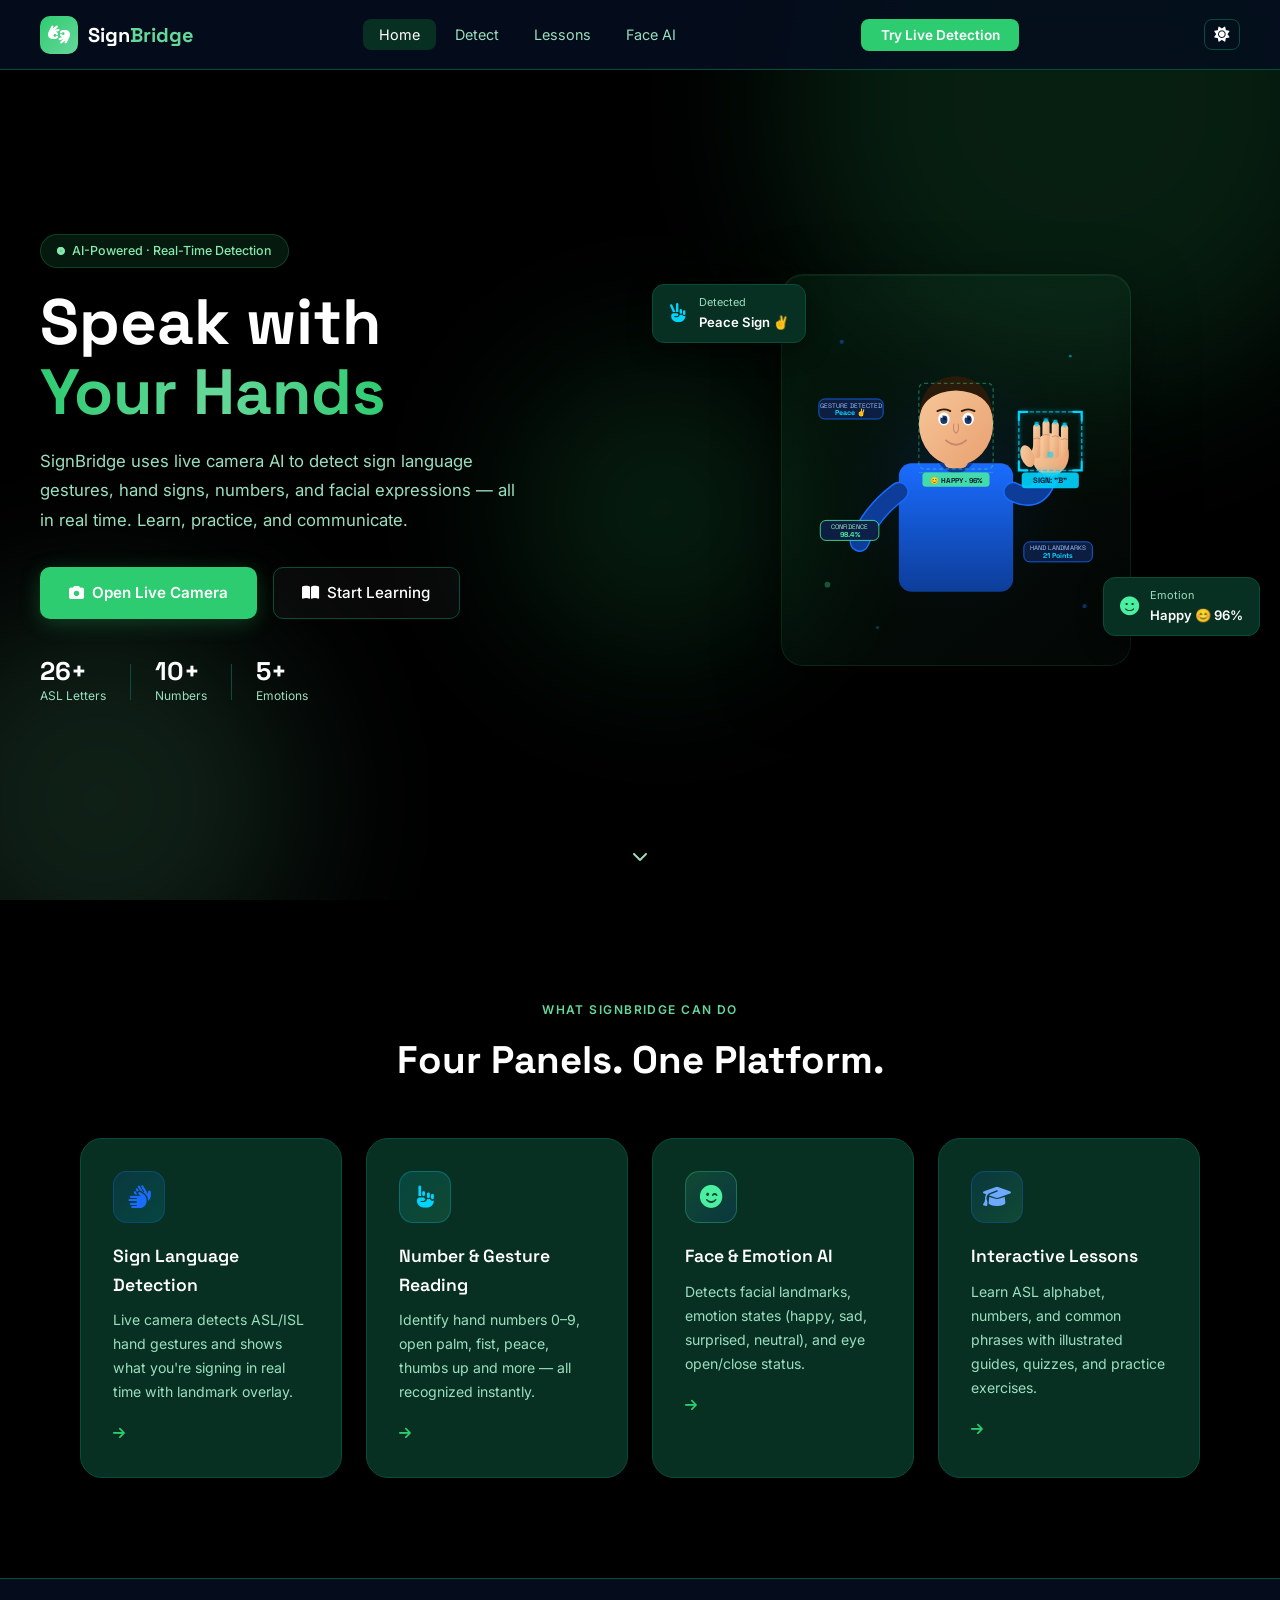
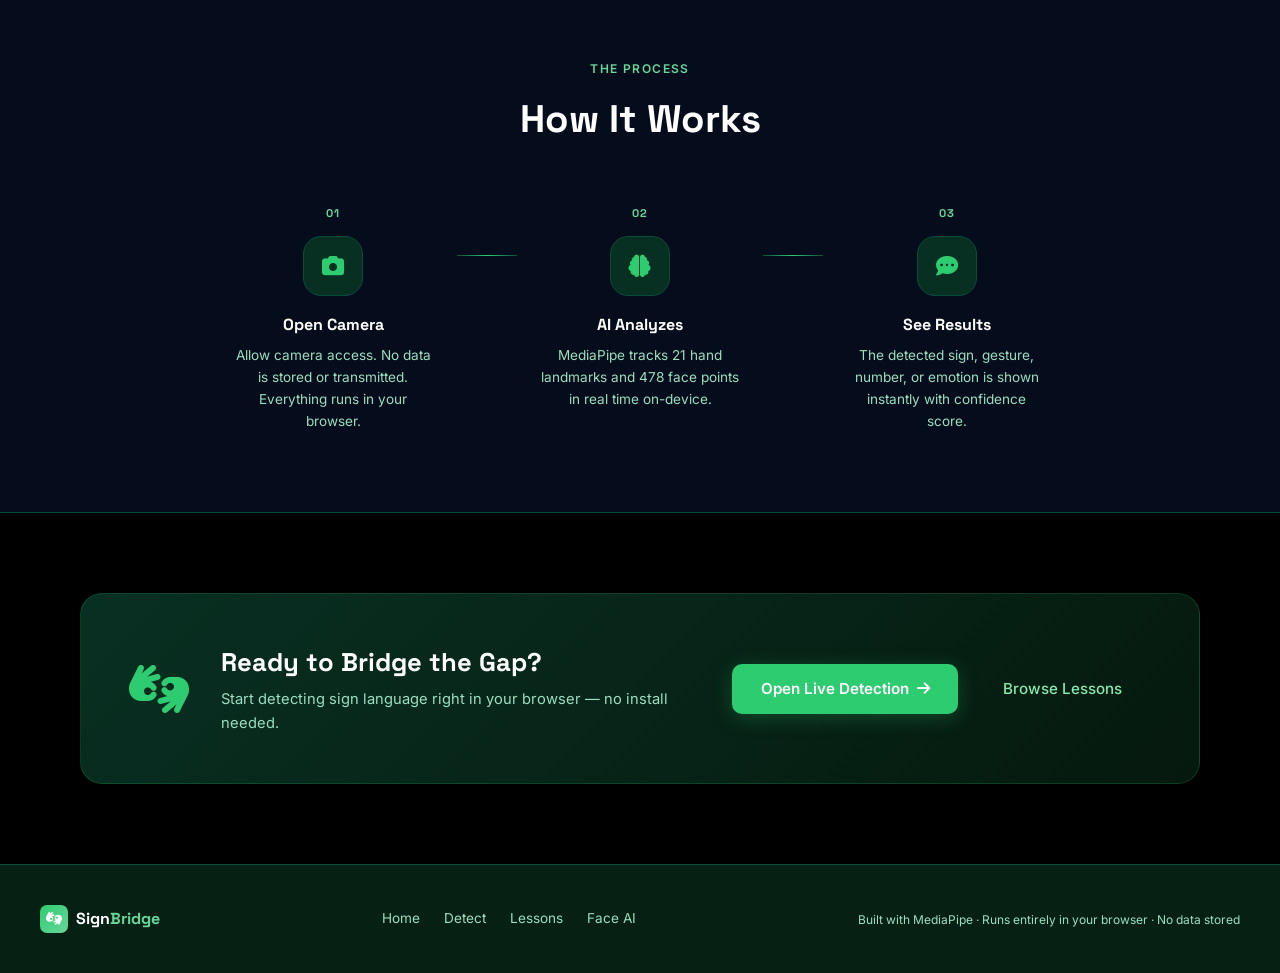
<file: index.html>
<!DOCTYPE html>
<html lang="en">
<head>
  <meta charset="UTF-8" />
  <meta name="viewport" content="width=device-width, initial-scale=1.0"/>
  <title>SignBridge — Sign Language Learning & Detection</title>
  <link rel="stylesheet" href="main.css" />
  <link href="https://fonts.googleapis.com/css2?family=Space+Grotesk:wght@300;400;500;600;700&family=Inter:wght@300;400;500&display=swap" rel="stylesheet"/>
  <link rel="stylesheet" href="https://cdnjs.cloudflare.com/ajax/libs/font-awesome/6.5.0/css/all.min.css"/>
</head>
<body>

<!-- NAV -->
<nav class="navbar" id="navbar">
  <div class="nav-brand">
    <div class="brand-icon"><i class="fa-solid fa-hands-asl-interpreting"></i></div>
    <span class="brand-name">Sign<span class="accent">Bridge</span></span>
  </div>
  <ul class="nav-links">
    <li><a href="index.html" class="active">Home</a></li>
    <li><a href="detect.html">Detect</a></li>
    <li><a href="lessons.html">Lessons</a></li>
    <li><a href="face.html">Face AI</a></li>
  </ul>
  <div class="nav-cta">
    <a href="detect.html" class="btn-nav">Try Live Detection</a>
  </div>
  <button class="hamburger" id="hamburger"><i class="fa-solid fa-bars"></i></button>
</nav>

<!-- HERO -->
<section class="hero">
  <div class="hero-bg-shapes">
    <div class="shape shape-1"></div>
    <div class="shape shape-2"></div>
    <div class="shape shape-3"></div>
  </div>
  <div class="hero-content">
    <div class="hero-text">
      <div class="hero-badge"><i class="fa-solid fa-circle-dot pulse-dot"></i> AI-Powered · Real-Time Detection</div>
      <h1 class="hero-title">
        Speak with<br/>
        <span class="title-gradient">Your Hands</span>
      </h1>
      <p class="hero-subtitle">
        SignBridge uses live camera AI to detect sign language gestures, hand signs, numbers, and facial expressions — all in real time. Learn, practice, and communicate.
      </p>
      <div class="hero-btns">
        <a href="detect.html" class="btn-primary"><i class="fa-solid fa-camera"></i> Open Live Camera</a>
        <a href="lessons.html" class="btn-secondary"><i class="fa-solid fa-book-open"></i> Start Learning</a>
      </div>
      <div class="hero-stats">
        <div class="stat"><span class="stat-num">26+</span><span class="stat-label">ASL Letters</span></div>
        <div class="stat-div"></div>
        <div class="stat"><span class="stat-num">10+</span><span class="stat-label">Numbers</span></div>
        <div class="stat-div"></div>
        <div class="stat"><span class="stat-num">5+</span><span class="stat-label">Emotions</span></div>
      </div>
    </div>
    <div class="hero-visual">
      <div class="hero-img-wrap">
        <!-- SVG Illustration: Person signing with AI overlay -->
        <svg viewBox="0 0 420 480" xmlns="http://www.w3.org/2000/svg" class="hero-svg">
          <defs>
            <radialGradient id="bgGlow" cx="50%" cy="50%" r="50%">
              <stop offset="0%" stop-color="#1a6cff" stop-opacity="0.18"/>
              <stop offset="100%" stop-color="#0a1628" stop-opacity="0"/>
            </radialGradient>
            <linearGradient id="skinGrad" x1="0" y1="0" x2="1" y2="1">
              <stop offset="0%" stop-color="#f8c89a"/>
              <stop offset="100%" stop-color="#e8a070"/>
            </linearGradient>
            <linearGradient id="shirtGrad" x1="0" y1="0" x2="0" y2="1">
              <stop offset="0%" stop-color="#1a6cff"/>
              <stop offset="100%" stop-color="#0d3d99"/>
            </linearGradient>
            <linearGradient id="handGrad" x1="0" y1="0" x2="1" y2="1">
              <stop offset="0%" stop-color="#f9d4a8"/>
              <stop offset="100%" stop-color="#e8a070"/>
            </linearGradient>
            <filter id="glow">
              <feGaussianBlur stdDeviation="3" result="blur"/>
              <feMerge><feMergeNode in="blur"/><feMergeNode in="SourceGraphic"/></feMerge>
            </filter>
          </defs>

          <!-- Background glow -->
          <ellipse cx="210" cy="260" rx="190" ry="210" fill="url(#bgGlow)"/>

          <!-- Person body -->
          <rect x="130" y="230" width="160" height="180" rx="18" fill="url(#shirtGrad)"/>
          <!-- Collar -->
          <path d="M185 230 Q210 260 235 230" fill="#0d3d99" stroke="#1a6cff" stroke-width="1.5"/>

          <!-- Neck -->
          <rect x="193" y="195" width="34" height="42" rx="10" fill="url(#skinGrad)"/>

          <!-- Head -->
          <ellipse cx="210" cy="175" rx="52" ry="58" fill="url(#skinGrad)"/>

          <!-- Hair -->
          <path d="M158 165 Q162 110 210 108 Q258 110 262 165 Q255 130 210 128 Q165 130 158 165Z" fill="#2a1a0a"/>

          <!-- Eyes -->
          <ellipse cx="193" cy="168" rx="8" ry="9" fill="white"/>
          <ellipse cx="193" cy="169" rx="5" ry="6" fill="#1a3a6c"/>
          <ellipse cx="194" cy="168" rx="2" ry="2" fill="#0d1a2e"/>
          <ellipse cx="227" cy="168" rx="8" ry="9" fill="white"/>
          <ellipse cx="227" cy="169" rx="5" ry="6" fill="#1a3a6c"/>
          <ellipse cx="228" cy="168" rx="2" ry="2" fill="#0d1a2e"/>
          <!-- Eye shine -->
          <circle cx="190" cy="165" r="1.5" fill="white" opacity="0.9"/>
          <circle cx="224" cy="165" r="1.5" fill="white" opacity="0.9"/>

          <!-- Eyebrows -->
          <path d="M184 157 Q193 152 202 157" stroke="#2a1a0a" stroke-width="2.5" fill="none" stroke-linecap="round"/>
          <path d="M218 157 Q227 152 236 157" stroke="#2a1a0a" stroke-width="2.5" fill="none" stroke-linecap="round"/>

          <!-- Nose -->
          <path d="M207 175 Q205 185 210 188 Q215 185 213 175" stroke="#c8856a" stroke-width="1.5" fill="none" stroke-linecap="round"/>

          <!-- Smile -->
          <path d="M196 198 Q210 210 224 198" stroke="#c8856a" stroke-width="2.5" fill="none" stroke-linecap="round"/>

          <!-- Left arm -->
          <path d="M130 270 Q90 300 75 340" stroke="#1a6cff" stroke-width="28" stroke-linecap="round" fill="none"/>
          <path d="M130 270 Q90 300 75 340" stroke="#0d3d99" stroke-width="24" stroke-linecap="round" fill="none"/>

          <!-- RIGHT hand raised — ASL "B" shape (peace/open) -->
          <!-- Arm -->
          <path d="M290 270 Q330 290 340 240" stroke="#1a6cff" stroke-width="28" stroke-linecap="round" fill="none"/>
          <path d="M290 270 Q330 290 340 240" stroke="#0d3d99" stroke-width="24" stroke-linecap="round" fill="none"/>

          <!-- Hand palm -->
          <ellipse cx="342" cy="218" rx="26" ry="30" fill="url(#handGrad)"/>
          <!-- Fingers up (4 fingers) -->
          <rect x="318" y="175" width="10" height="48" rx="5" fill="url(#handGrad)"/>
          <rect x="331" y="170" width="10" height="53" rx="5" fill="url(#handGrad)"/>
          <rect x="344" y="172" width="10" height="51" rx="5" fill="url(#handGrad)"/>
          <rect x="357" y="176" width="10" height="45" rx="5" fill="url(#handGrad)"/>
          <!-- Thumb -->
          <ellipse cx="310" cy="220" rx="9" ry="16" fill="url(#handGrad)" transform="rotate(-20 310 220)"/>
          <!-- Knuckle lines -->
          <path d="M318 196 Q323 193 328 196" stroke="#c8856a" stroke-width="1" fill="none"/>
          <path d="M331 191 Q336 188 341 191" stroke="#c8856a" stroke-width="1" fill="none"/>
          <path d="M344 193 Q349 190 354 193" stroke="#c8856a" stroke-width="1" fill="none"/>
          <path d="M357 197 Q362 194 367 197" stroke="#c8856a" stroke-width="1" fill="none"/>

          <!-- AI detection box around hand -->
          <rect x="298" y="158" width="88" height="82" rx="6" fill="none" stroke="#00d4ff" stroke-width="2" stroke-dasharray="6 3" opacity="0.9" filter="url(#glow)">
            <animate attributeName="opacity" values="0.9;0.4;0.9" dur="2s" repeatCount="indefinite"/>
          </rect>
          <!-- Corner brackets -->
          <path d="M298 170 L298 158 L310 158" stroke="#00d4ff" stroke-width="3" fill="none" stroke-linecap="round"/>
          <path d="M374 158 L386 158 L386 170" stroke="#00d4ff" stroke-width="3" fill="none" stroke-linecap="round"/>
          <path d="M298 228 L298 240 L310 240" stroke="#00d4ff" stroke-width="3" fill="none" stroke-linecap="round"/>
          <path d="M374 240 L386 240 L386 228" stroke="#00d4ff" stroke-width="3" fill="none" stroke-linecap="round"/>

          <!-- Detection label -->
          <rect x="302" y="243" width="80" height="22" rx="5" fill="#00d4ff" opacity="0.9"/>
          <text x="342" y="258" text-anchor="middle" font-family="Space Grotesk" font-size="11" font-weight="700" fill="#0a1628">SIGN: "B"</text>

          <!-- Skeleton dots on hand -->
          <circle cx="323" cy="175" r="3" fill="#00d4ff" opacity="0.8" filter="url(#glow)"/>
          <circle cx="336" cy="170" r="3" fill="#00d4ff" opacity="0.8" filter="url(#glow)"/>
          <circle cx="349" cy="172" r="3" fill="#00d4ff" opacity="0.8" filter="url(#glow)"/>
          <circle cx="362" cy="176" r="3" fill="#00d4ff" opacity="0.8" filter="url(#glow)"/>
          <circle cx="342" cy="218" r="4" fill="#00d4ff" opacity="0.6" filter="url(#glow)"/>

          <!-- Face detection box -->
          <rect x="158" y="118" width="104" height="120" rx="8" fill="none" stroke="#4af0a0" stroke-width="1.8" stroke-dasharray="5 4" opacity="0.7">
            <animate attributeName="opacity" values="0.7;0.3;0.7" dur="3s" repeatCount="indefinite"/>
          </rect>
          <rect x="163" y="243" width="94" height="20" rx="5" fill="#4af0a0" opacity="0.85"/>
          <text x="210" y="257" text-anchor="middle" font-family="Space Grotesk" font-size="10" font-weight="700" fill="#0a1628">😊 HAPPY · 96%</text>

          <!-- Floating data chips -->
          <rect x="18" y="140" width="90" height="28" rx="8" fill="#0d1f45" stroke="#1a6cff" stroke-width="1.2" opacity="0.95"/>
          <text x="63" y="152" text-anchor="middle" font-family="Space Grotesk" font-size="9" fill="#a0c4ff">GESTURE DETECTED</text>
          <text x="63" y="163" text-anchor="middle" font-family="Space Grotesk" font-size="10" font-weight="700" fill="#00d4ff">Peace ✌️</text>

          <rect x="20" y="310" width="82" height="28" rx="8" fill="#0d1f45" stroke="#4af0a0" stroke-width="1.2" opacity="0.95"/>
          <text x="61" y="322" text-anchor="middle" font-family="Space Grotesk" font-size="9" fill="#a0f0c4">CONFIDENCE</text>
          <text x="61" y="333" text-anchor="middle" font-family="Space Grotesk" font-size="10" font-weight="700" fill="#4af0a0">98.4%</text>

          <rect x="305" y="340" width="96" height="28" rx="8" fill="#0d1f45" stroke="#1a6cff" stroke-width="1.2" opacity="0.95"/>
          <text x="353" y="352" text-anchor="middle" font-family="Space Grotesk" font-size="9" fill="#a0c4ff">HAND LANDMARKS</text>
          <text x="353" y="363" text-anchor="middle" font-family="Space Grotesk" font-size="10" font-weight="700" fill="#00d4ff">21 Points</text>

          <!-- Scanning line animation -->
          <line x1="158" y1="178" x2="262" y2="178" stroke="#4af0a0" stroke-width="1.5" opacity="0.5">
            <animateTransform attributeName="transform" type="translate" from="0 -60" to="0 120" dur="2.5s" repeatCount="indefinite"/>
            <animate attributeName="opacity" values="0.5;0.1;0.5" dur="2.5s" repeatCount="indefinite"/>
          </line>

          <!-- Particle dots bg -->
          <circle cx="50" cy="60" r="3" fill="#1a6cff" opacity="0.4"/>
          <circle cx="370" cy="80" r="2" fill="#00d4ff" opacity="0.5"/>
          <circle cx="30" cy="400" r="4" fill="#4af0a0" opacity="0.3"/>
          <circle cx="390" cy="430" r="3" fill="#1a6cff" opacity="0.4"/>
          <circle cx="100" cy="460" r="2" fill="#00d4ff" opacity="0.3"/>
        </svg>
      </div>
      <!-- Floating cards -->
      <div class="float-card card-top">
        <i class="fa-solid fa-hand-peace" style="color:#00d4ff"></i>
        <div>
          <div class="fc-label">Detected</div>
          <div class="fc-value">Peace Sign ✌️</div>
        </div>
      </div>
      <div class="float-card card-bottom">
        <i class="fa-solid fa-face-smile" style="color:#4af0a0"></i>
        <div>
          <div class="fc-label">Emotion</div>
          <div class="fc-value">Happy 😊 96%</div>
        </div>
      </div>
    </div>
  </div>
  <div class="scroll-hint"><i class="fa-solid fa-chevron-down"></i></div>
</section>

<!-- FEATURES -->
<section class="features" id="features">
  <div class="section-label">What SignBridge Can Do</div>
  <h2 class="section-title">Four Panels. One Platform.</h2>
  <div class="features-grid">
    <a href="detect.html" class="feature-card">
      <div class="fc-icon" style="background:linear-gradient(135deg,#1a6cff22,#00d4ff22);border-color:#1a6cff44">
        <i class="fa-solid fa-hands" style="color:#1a6cff"></i>
      </div>
      <h3>Sign Language Detection</h3>
      <p>Live camera detects ASL/ISL hand gestures and shows what you're signing in real time with landmark overlay.</p>
      <div class="card-arrow"><i class="fa-solid fa-arrow-right"></i></div>
    </a>
    <a href="detect.html#numbers" class="feature-card">
      <div class="fc-icon" style="background:linear-gradient(135deg,#00d4ff22,#4af0a022);border-color:#00d4ff44">
        <i class="fa-solid fa-hand-point-up" style="color:#00d4ff"></i>
      </div>
      <h3>Number & Gesture Reading</h3>
      <p>Identify hand numbers 0–9, open palm, fist, peace, thumbs up and more — all recognized instantly.</p>
      <div class="card-arrow"><i class="fa-solid fa-arrow-right"></i></div>
    </a>
    <a href="face.html" class="feature-card">
      <div class="fc-icon" style="background:linear-gradient(135deg,#4af0a022,#1a6cff22);border-color:#4af0a044">
        <i class="fa-solid fa-face-smile-wink" style="color:#4af0a0"></i>
      </div>
      <h3>Face & Emotion AI</h3>
      <p>Detects facial landmarks, emotion states (happy, sad, surprised, neutral), and eye open/close status.</p>
      <div class="card-arrow"><i class="fa-solid fa-arrow-right"></i></div>
    </a>
    <a href="lessons.html" class="feature-card">
      <div class="fc-icon" style="background:linear-gradient(135deg,#1a6cff22,#4af0a022);border-color:#1a6cff44">
        <i class="fa-solid fa-graduation-cap" style="color:#6fa8ff"></i>
      </div>
      <h3>Interactive Lessons</h3>
      <p>Learn ASL alphabet, numbers, and common phrases with illustrated guides, quizzes, and practice exercises.</p>
      <div class="card-arrow"><i class="fa-solid fa-arrow-right"></i></div>
    </a>
  </div>
</section>

<!-- HOW IT WORKS -->
<section class="how-it-works">
  <div class="section-label">The Process</div>
  <h2 class="section-title">How It Works</h2>
  <div class="steps">
    <div class="step">
      <div class="step-num">01</div>
      <div class="step-icon"><i class="fa-solid fa-camera"></i></div>
      <h4>Open Camera</h4>
      <p>Allow camera access. No data is stored or transmitted. Everything runs in your browser.</p>
    </div>
    <div class="step-line"></div>
    <div class="step">
      <div class="step-num">02</div>
      <div class="step-icon"><i class="fa-solid fa-brain"></i></div>
      <h4>AI Analyzes</h4>
      <p>MediaPipe tracks 21 hand landmarks and 478 face points in real time on-device.</p>
    </div>
    <div class="step-line"></div>
    <div class="step">
      <div class="step-num">03</div>
      <div class="step-icon"><i class="fa-solid fa-comment-dots"></i></div>
      <h4>See Results</h4>
      <p>The detected sign, gesture, number, or emotion is shown instantly with confidence score.</p>
    </div>
  </div>
</section>

<!-- CTA BANNER -->
<section class="cta-banner">
  <div class="cta-content">
    <i class="fa-solid fa-hands-asl-interpreting cta-icon"></i>
    <div>
      <h2>Ready to Bridge the Gap?</h2>
      <p>Start detecting sign language right in your browser — no install needed.</p>
    </div>
    <div class="cta-actions">
      <a href="detect.html" class="btn-primary">Open Live Detection <i class="fa-solid fa-arrow-right"></i></a>
      <a href="lessons.html" class="btn-ghost">Browse Lessons</a>
    </div>
  </div>
</section>

<!-- FOOTER -->
<footer class="footer">
  <div class="footer-brand">
    <div class="brand-icon small"><i class="fa-solid fa-hands-asl-interpreting"></i></div>
    <span>Sign<span class="accent">Bridge</span></span>
  </div>
  <div class="footer-links">
    <a href="index.html">Home</a>
    <a href="detect.html">Detect</a>
    <a href="lessons.html">Lessons</a>
    <a href="face.html">Face AI</a>
  </div>
  <p class="footer-note">Built with MediaPipe · Runs entirely in your browser · No data stored</p>
</footer>

<script src="main.js"></script>
</body>
</html>
</file>
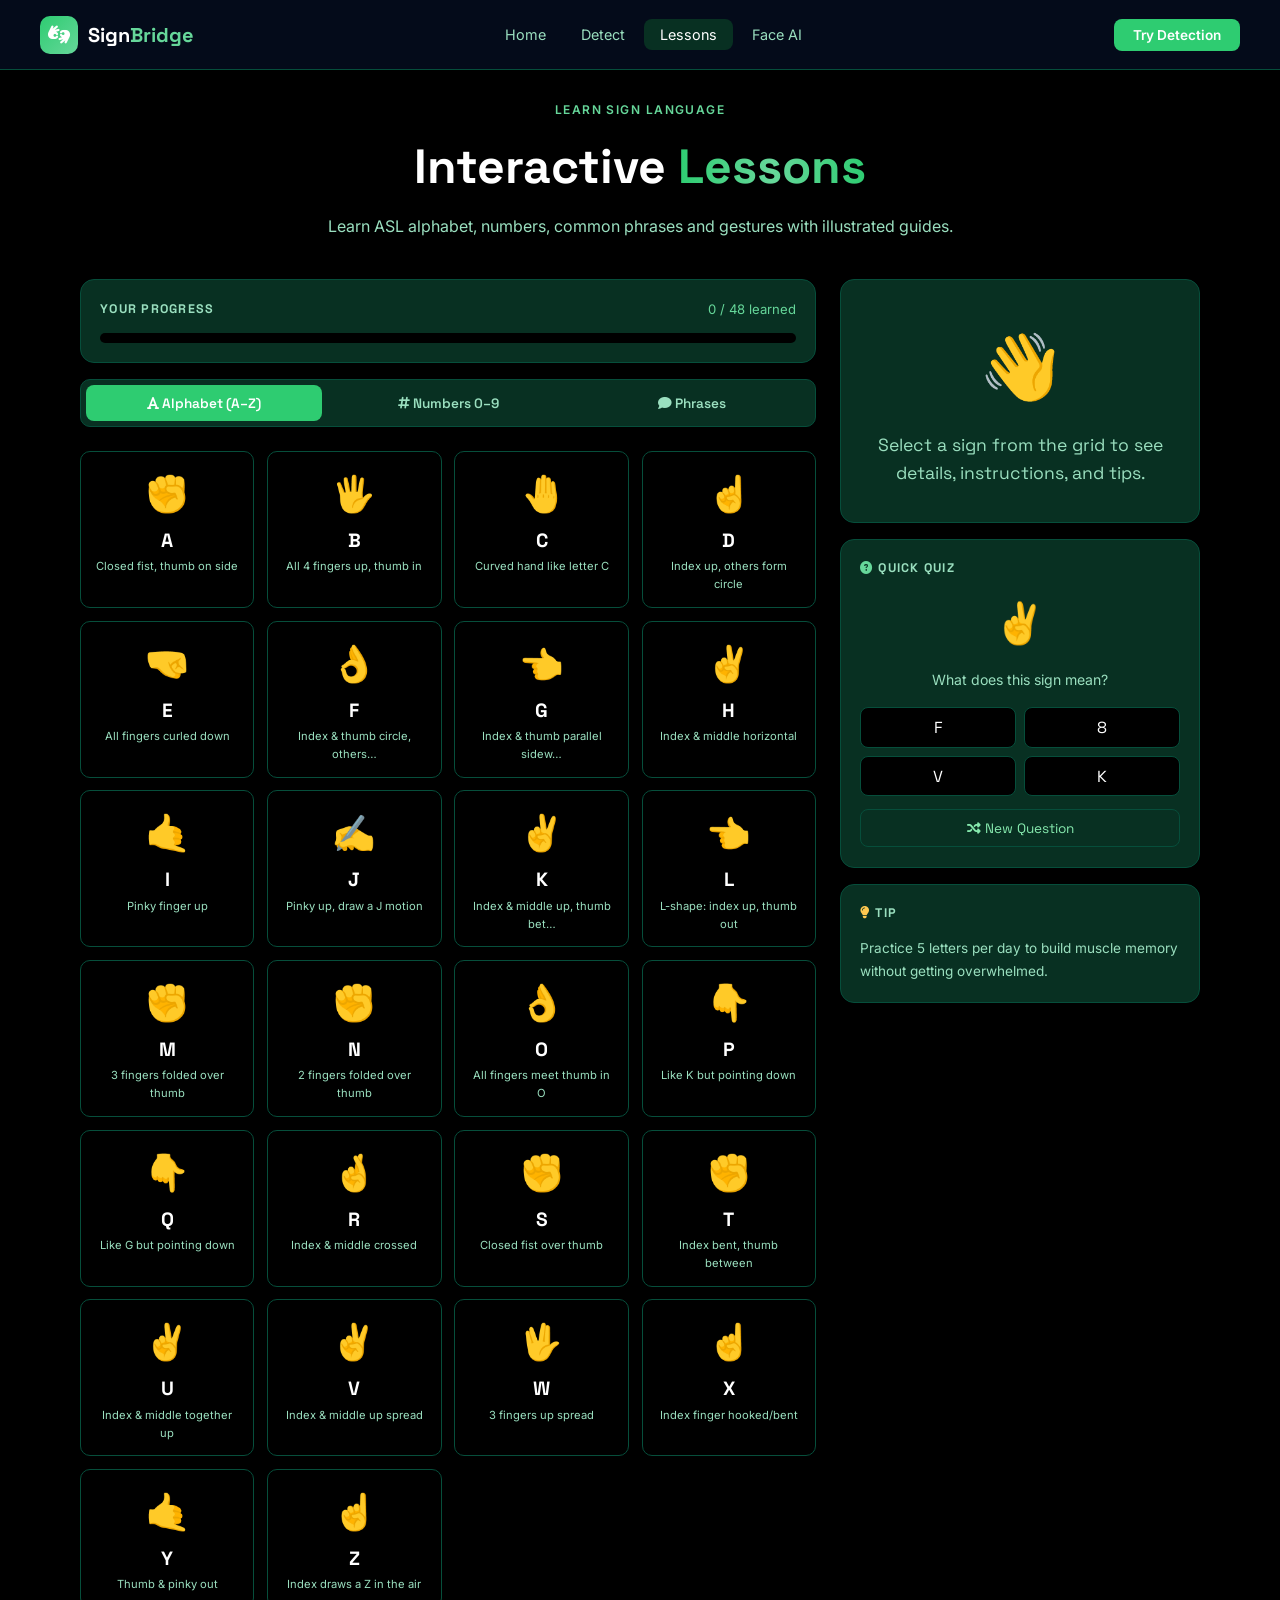
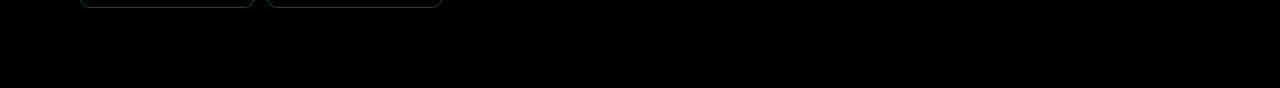
<file: lessons.html>
<!DOCTYPE html>
<html lang="en">
<head>
  <meta charset="UTF-8"/>
  <meta name="viewport" content="width=device-width, initial-scale=1.0"/>
  <title>SignBridge — Lessons</title>
  <link rel="stylesheet" href="main.css"/>
  <link href="https://fonts.googleapis.com/css2?family=Space+Grotesk:wght@300;400;500;600;700&family=Inter:wght@300;400;500&display=swap" rel="stylesheet"/>
  <link rel="stylesheet" href="https://cdnjs.cloudflare.com/ajax/libs/font-awesome/6.5.0/css/all.min.css"/>
</head>
<body>

<nav class="navbar" id="navbar">
  <div class="nav-brand">
    <div class="brand-icon"><i class="fa-solid fa-hands-asl-interpreting"></i></div>
    <span class="brand-name">Sign<span class="accent">Bridge</span></span>
  </div>
  <ul class="nav-links">
    <li><a href="index.html">Home</a></li>
    <li><a href="detect.html">Detect</a></li>
    <li><a href="lessons.html" class="active">Lessons</a></li>
    <li><a href="face.html">Face AI</a></li>
  </ul>
  <div class="nav-cta"><a href="detect.html" class="btn-nav">Try Detection</a></div>
  <button class="hamburger" id="hamburger"><i class="fa-solid fa-bars"></i></button>
</nav>

<div class="page-header">
  <div class="section-label">Learn Sign Language</div>
  <h1>Interactive <span class="title-gradient">Lessons</span></h1>
  <p>Learn ASL alphabet, numbers, common phrases and gestures with illustrated guides.</p>
</div>

<div style="max-width:1200px;margin:0 auto;padding:0 2.5rem 80px;display:grid;grid-template-columns:1fr 360px;gap:1.5rem" id="lessonsLayout">

  <!-- LEFT: Lesson content -->
  <div>
    <!-- Progress -->
    <div class="info-card" style="margin-bottom:1rem">
      <div style="display:flex;justify-content:space-between;align-items:center;margin-bottom:0.8rem">
        <h4 style="margin:0">Your Progress</h4>
        <span id="progressText" style="font-size:0.82rem;color:var(--cyan)">0 / 36 learned</span>
      </div>
      <div class="conf-bar" style="height:10px;border-radius:5px">
        <div class="conf-fill" id="progressFill" style="width:0%;height:100%"></div>
      </div>
    </div>

    <!-- Tabs -->
    <div class="tabs">
      <button class="tab active" id="tabAlpha" onclick="switchTab('alpha')">
        <i class="fa-solid fa-font"></i> Alphabet (A–Z)
      </button>
      <button class="tab" id="tabNumbers" onclick="switchTab('numbers')">
        <i class="fa-solid fa-hashtag"></i> Numbers 0–9
      </button>
      <button class="tab" id="tabPhrases" onclick="switchTab('phrases')">
        <i class="fa-solid fa-comment"></i> Phrases
      </button>
    </div>

    <!-- Sign Grid -->
    <div class="lessons-grid" id="signGrid"></div>
  </div>

  <!-- RIGHT: Detail panel -->
  <div>
    <div class="info-card" id="detailCard" style="position:sticky;top:90px">
      <div id="detailContent" style="text-align:center;padding:1rem">
        <div style="font-size:4rem;margin-bottom:0.8rem">👋</div>
        <div style="font-family:var(--font-head);font-size:1.1rem;color:var(--text-muted)">
          Select a sign from the grid to see details, instructions, and tips.
        </div>
      </div>
    </div>

    <!-- Quiz Card -->
    <div class="info-card" style="margin-top:1rem" id="quizCard">
      <h4><i class="fa-solid fa-circle-question" style="color:var(--cyan);margin-right:5px"></i>Quick Quiz</h4>
      <div id="quizContent" style="margin-top:0.8rem;text-align:center">
        <div id="quizQuestion" style="font-family:var(--font-head);font-size:2.5rem;margin-bottom:0.8rem">?</div>
        <div id="quizPrompt" style="font-size:0.88rem;color:var(--text-muted);margin-bottom:1rem">
          Which letter is this sign?
        </div>
        <div id="quizOptions" style="display:grid;grid-template-columns:1fr 1fr;gap:0.5rem"></div>
        <button onclick="newQuiz()" style="margin-top:0.8rem;width:100%;padding:0.6rem;border-radius:8px;border:1px solid var(--border);background:none;color:var(--blue-light);font-family:var(--font-head);cursor:pointer;font-size:0.85rem;transition:all 0.2s" onmouseover="this.style.borderColor='var(--blue-bright)'" onmouseout="this.style.borderColor='var(--border)'">
          <i class="fa-solid fa-shuffle"></i> New Question
        </button>
      </div>
    </div>

    <div class="info-card" style="margin-top:1rem">
      <h4><i class="fa-solid fa-lightbulb" style="color:#ffc850;margin-right:5px"></i>Tip</h4>
      <p id="dailyTip" style="font-size:0.85rem;color:var(--text-muted);line-height:1.7;margin-top:0.5rem"></p>
    </div>
  </div>
</div>

<script src="lessons.js"></script>
</body>
</html>
</file>
<file: main.css>
/* === SIGNBRIDGE MAIN CSS === */
@import url('https://fonts.googleapis.com/css2?family=Space+Grotesk:wght@300;400;500;600;700&family=Inter:wght@300;400;500&display=swap');

:root {
  --bg-deep:    #000000; /* black base */
  --bg-dark:    #062014; /* dark green */
  --bg-panel:   #083022; /* panel dark green */
  --bg-card:    #0a2b20; /* card dark */
  --blue-bright:#2ecc71; /* primary green (kept var name for compat) */
  --blue-light: #86e9ae; /* light green */
  --cyan:       #66d79a; /* soft green */
  --green:      #2ecc71; /* main green */
  --white:      #ffffff;
  --text-muted: #9adfbf;
  --border:     #064e3b; /* dark green border */
  --font-head:  'Space Grotesk', sans-serif;
  --font-body:  'Inter', sans-serif;
  --radius:     14px;
  --radius-lg:  22px;
}

/* Light theme overrides: applied when documentElement has class .theme-light */
.theme-light {
  --bg-deep:    #ffffff; /* page background becomes white */
  --bg-dark:    #e6f7ef; /* light green hint */
  --bg-panel:   #f6fff8; /* panels */
  --bg-card:    #f0fff3;
  --blue-bright:#16a34a; /* darker green accent on light */
  --blue-light: #4ade80; /* light green */
  --cyan:       #10b981;
  --green:      #16a34a;
  --white:      #0b0b0b; /* text color on light theme */
  --text-muted: #376b58;
  --border:     #d1f5e0;
}

/* Theme toggle button */
.theme-toggle {
  border: 1px solid var(--border);
  background: transparent;
  color: var(--white);
  padding: 0.45rem 0.6rem;
  border-radius: 8px;
  cursor: pointer;
  font-size: 0.95rem;
  display: inline-flex; align-items: center; justify-content: center;
}
.theme-toggle:hover { background: rgba(255,255,255,0.03); }


*, *::before, *::after { box-sizing: border-box; margin: 0; padding: 0; }

html { scroll-behavior: smooth; }

body {
  background: var(--bg-deep);
  color: var(--white);
  font-family: var(--font-body);
  line-height: 1.6;
  overflow-x: hidden;
}

a { text-decoration: none; color: inherit; }
ul { list-style: none; }

/* ── SCROLLBAR ── */
::-webkit-scrollbar { width: 6px; }
::-webkit-scrollbar-track { background: var(--bg-dark); }
::-webkit-scrollbar-thumb { background: var(--blue-bright); border-radius: 3px; }

/* ── NAVBAR ── */
.navbar {
  position: fixed; top: 0; left: 0; right: 0; z-index: 100;
  display: flex; align-items: center; justify-content: space-between;
  padding: 0 2.5rem;
  height: 70px;
  background: rgba(5, 13, 31, 0.85);
  backdrop-filter: blur(16px);
  border-bottom: 1px solid var(--border);
  transition: background 0.3s;
}
.navbar.scrolled { background: rgba(5,13,31,0.97); }

.nav-brand {
  display: flex; align-items: center; gap: 0.6rem;
  font-family: var(--font-head); font-size: 1.25rem; font-weight: 700;
}
.brand-icon {
  width: 38px; height: 38px; border-radius: 10px;
  background: linear-gradient(135deg, var(--blue-bright), var(--cyan));
  display: flex; align-items: center; justify-content: center;
  font-size: 1.1rem; color: #fff;
}
.brand-icon.small { width: 28px; height: 28px; border-radius: 7px; font-size: 0.8rem; }
.accent { color: var(--cyan); }

.nav-links {
  display: flex; gap: 0.2rem;
}
.nav-links a {
  padding: 0.45rem 1rem; border-radius: 8px;
  font-size: 0.9rem; color: var(--text-muted);
  transition: all 0.2s;
}
.nav-links a:hover, .nav-links a.active {
  color: var(--white); background: var(--bg-panel);
}

.btn-nav {
  padding: 0.5rem 1.2rem; border-radius: 8px;
  background: var(--blue-bright); color: #fff;
  font-size: 0.85rem; font-weight: 600;
  transition: all 0.2s;
}
.btn-nav:hover { background: var(--cyan); color: var(--bg-deep); }

.hamburger {
  display: none; background: none; border: none;
  color: var(--white); font-size: 1.3rem; cursor: pointer;
}

/* ── HERO ── */
.hero {
  min-height: 100vh;
  padding: 100px 2.5rem 60px;
  display: flex; align-items: center;
  position: relative; overflow: hidden;
}

.hero-bg-shapes {
  position: absolute; inset: 0; z-index: 0; pointer-events: none;
}
.shape {
  position: absolute; border-radius: 50%; filter: blur(80px); opacity: 0.15;
}
.shape-1 { width: 600px; height: 600px; background: var(--blue-bright); top: -200px; right: -100px; }
.shape-2 { width: 400px; height: 400px; background: var(--cyan); bottom: -100px; left: -100px; }
.shape-3 { width: 300px; height: 300px; background: var(--green); top: 40%; left: 40%; }

.hero-content {
  max-width: 1200px; margin: 0 auto;
  display: grid; grid-template-columns: 1fr 1fr;
  gap: 4rem; align-items: center;
  position: relative; z-index: 1; width: 100%;
}

.hero-badge {
  display: inline-flex; align-items: center; gap: 0.5rem;
  padding: 0.35rem 1rem; border-radius: 50px;
    background: rgba(46, 204, 113, 0.12);
    border: 1px solid rgba(46, 204, 113, 0.22);
  font-size: 0.78rem; font-weight: 500; color: var(--blue-light);
  margin-bottom: 1.2rem;
}
.pulse-dot {
  width: 7px; height: 7px; border-radius: 50%;
  background: var(--cyan); animation: pulse 1.8s ease infinite;
  font-size: 0.5rem;
}
@keyframes pulse {
  0%,100% { opacity:1; transform:scale(1); }
  50% { opacity:0.4; transform:scale(0.8); }
}

.hero-title {
  font-family: var(--font-head); font-size: clamp(2.8rem, 5vw, 4.2rem);
  font-weight: 700; line-height: 1.1; margin-bottom: 1.2rem;
  color: var(--white);
}
.title-gradient {
  background: linear-gradient(90deg, var(--blue-bright), var(--cyan), var(--green));
  -webkit-background-clip: text; -webkit-text-fill-color: transparent;
  background-clip: text;
}

.hero-subtitle {
  font-size: 1.05rem; color: var(--text-muted); max-width: 480px;
  line-height: 1.75; margin-bottom: 2rem;
}

.hero-btns { display: flex; gap: 1rem; flex-wrap: wrap; margin-bottom: 2.5rem; }

.btn-primary {
  display: inline-flex; align-items: center; gap: 0.5rem;
  padding: 0.8rem 1.8rem; border-radius: 10px;
  background: var(--blue-bright); color: #fff;
  font-weight: 600; font-size: 0.95rem;
  transition: all 0.25s; box-shadow: 0 4px 20px rgba(46,204,113,0.25);
}
.btn-primary:hover { background: var(--cyan); color: var(--bg-deep); transform: translateY(-2px); box-shadow: 0 8px 30px rgba(46,204,113,0.35); }

.btn-secondary {
  display: inline-flex; align-items: center; gap: 0.5rem;
  padding: 0.8rem 1.8rem; border-radius: 10px;
  border: 1.5px solid var(--border); color: var(--white);
  font-weight: 500; font-size: 0.95rem;
  transition: all 0.25s;
  background: rgba(255,255,255,0.03);
}
.btn-secondary:hover { border-color: var(--blue-light); color: var(--blue-light); background: rgba(46,204,113,0.06); }

.btn-ghost {
  display: inline-flex; align-items: center; gap: 0.5rem;
  padding: 0.8rem 1.8rem; border-radius: 10px;
  color: var(--blue-light); font-weight: 500; font-size: 0.95rem;
  transition: all 0.2s;
}
.btn-ghost:hover { color: var(--cyan); }

.hero-stats {
  display: flex; align-items: center; gap: 1.5rem;
}
.stat { display: flex; flex-direction: column; }
.stat-num { font-family: var(--font-head); font-size: 1.6rem; font-weight: 700; color: var(--white); line-height: 1; }
.stat-label { font-size: 0.75rem; color: var(--text-muted); margin-top: 2px; }
.stat-div { width: 1px; height: 36px; background: var(--border); }

/* ── HERO VISUAL ── */
.hero-visual { position: relative; display: flex; justify-content: center; align-items: center; }

.hero-img-wrap {
  position: relative;
    background: linear-gradient(135deg, rgba(46,204,113,0.08), rgba(102,215,154,0.03));
    border: 1px solid rgba(46,204,113,0.12);
  border-radius: var(--radius-lg);
  padding: 1.5rem;
  backdrop-filter: blur(8px);
  box-shadow: 0 20px 60px rgba(0,0,0,0.5), inset 0 1px 0 rgba(255,255,255,0.05);
}
.hero-svg { width: 100%; max-width: 420px; display: block; }

.float-card {
  position: absolute;
  display: flex; align-items: center; gap: 0.7rem;
  padding: 0.6rem 1rem; border-radius: 12px;
    background: var(--bg-panel);
  border: 1px solid var(--border);
  backdrop-filter: blur(10px);
  box-shadow: 0 8px 24px rgba(0,0,0,0.4);
  font-size: 1.3rem;
  animation: floatY 3s ease-in-out infinite;
}
.float-card i { font-size: 1.2rem; }
.float-card .fc-label { font-size: 0.68rem; color: var(--text-muted); }
.float-card .fc-value { font-size: 0.82rem; font-weight: 600; color: var(--white); }
.card-top { top: 10px; left: -20px; animation-delay: 0s; }
.card-bottom { bottom: 30px; right: -20px; animation-delay: 1.5s; }
@keyframes floatY {
  0%,100% { transform: translateY(0); }
  50% { transform: translateY(-8px); }
}

.scroll-hint {
  position: absolute; bottom: 30px; left: 50%; transform: translateX(-50%);
  color: var(--text-muted); font-size: 1rem;
  animation: bounce 2s ease-in-out infinite;
}
@keyframes bounce { 0%,100%{transform:translateX(-50%) translateY(0)} 50%{transform:translateX(-50%) translateY(8px)} }

/* ── SECTION COMMON ── */
.section-label {
  text-align: center; font-size: 0.75rem; font-weight: 600;
  text-transform: uppercase; letter-spacing: 0.12em;
  color: var(--cyan); margin-bottom: 0.6rem;
}
.section-title {
  text-align: center; font-family: var(--font-head);
  font-size: clamp(1.8rem, 3vw, 2.5rem); font-weight: 700;
  margin-bottom: 3rem;
}

/* ── FEATURES ── */
.features {
  padding: 100px 2.5rem;
  max-width: 1200px; margin: 0 auto;
}
.features-grid {
  display: grid; grid-template-columns: repeat(auto-fit, minmax(240px, 1fr));
  gap: 1.5rem;
}
.feature-card {
  padding: 2rem;
  background: var(--bg-panel);
  border: 1px solid var(--border);
  border-radius: var(--radius-lg);
  transition: all 0.3s; cursor: pointer; display: block;
  position: relative; overflow: hidden;
}
.feature-card::before {
  content: ''; position: absolute; inset: 0;
  background: linear-gradient(135deg, transparent, rgba(46,204,113,0.04));
  opacity: 0; transition: opacity 0.3s;
}
.feature-card:hover { transform: translateY(-6px); border-color: var(--blue-bright); box-shadow: 0 16px 40px rgba(46,204,113,0.12); }
.feature-card:hover::before { opacity: 1; }

.fc-icon {
  width: 52px; height: 52px; border-radius: 14px;
  border: 1px solid; display: flex; align-items: center;
  justify-content: center; font-size: 1.4rem;
  margin-bottom: 1.2rem;
}
.feature-card h3 {
  font-family: var(--font-head); font-size: 1.1rem;
  font-weight: 600; margin-bottom: 0.6rem;
}
.feature-card p { font-size: 0.88rem; color: var(--text-muted); line-height: 1.7; }
.card-arrow {
  margin-top: 1.2rem; color: var(--blue-bright);
  font-size: 0.85rem; transition: transform 0.2s;
}
.feature-card:hover .card-arrow { transform: translateX(5px); }

/* ── HOW IT WORKS ── */
.how-it-works {
  padding: 80px 2.5rem;
  background: rgba(13,31,69,0.4);
  border-top: 1px solid var(--border);
  border-bottom: 1px solid var(--border);
}
.how-it-works .section-title { margin-bottom: 3.5rem; }
.steps {
  max-width: 860px; margin: 0 auto;
  display: flex; align-items: flex-start;
  justify-content: center; gap: 0; flex-wrap: wrap;
}
.step {
  flex: 1; min-width: 180px; text-align: center;
  padding: 0 1.5rem;
}
.step-num {
  font-family: var(--font-head); font-size: 0.7rem; font-weight: 700;
  color: var(--cyan); letter-spacing: 0.1em; margin-bottom: 0.8rem;
}
.step-icon {
  width: 60px; height: 60px; border-radius: 18px;
  background: var(--bg-panel); border: 1px solid var(--border);
  display: flex; align-items: center; justify-content: center;
  font-size: 1.4rem; color: var(--blue-bright);
  margin: 0 auto 1rem;
}
.step h4 { font-family: var(--font-head); font-size: 1rem; margin-bottom: 0.5rem; }
.step p { font-size: 0.85rem; color: var(--text-muted); }
.step-line {
  flex: 0 0 60px; height: 1px;
  background: linear-gradient(90deg, var(--border), var(--blue-bright), var(--border));
  margin-top: 50px; align-self: flex-start;
}

/* ── CTA BANNER ── */
.cta-banner {
  padding: 80px 2.5rem;
  max-width: 1200px; margin: 0 auto;
}
.cta-content {
  display: flex; align-items: center; gap: 2rem;
  padding: 3rem; border-radius: var(--radius-lg);
  background: linear-gradient(135deg, var(--bg-panel), rgba(46,204,113,0.12));
  border: 1px solid rgba(46,204,113,0.18);
  flex-wrap: wrap;
}
.cta-icon { font-size: 3rem; color: var(--blue-bright); flex-shrink: 0; }
.cta-content h2 { font-family: var(--font-head); font-size: 1.6rem; margin-bottom: 0.3rem; }
.cta-content p { color: var(--text-muted); font-size: 0.92rem; }
.cta-content > div:nth-child(2) { flex: 1; min-width: 200px; }
.cta-actions { display: flex; gap: 1rem; flex-wrap: wrap; align-items: center; margin-left: auto; }

/* ── FOOTER ── */
.footer {
  padding: 2.5rem;
  border-top: 1px solid var(--border);
  display: flex; align-items: center;
  justify-content: space-between; flex-wrap: wrap; gap: 1rem;
  background: var(--bg-dark);
}
.footer-brand {
  display: flex; align-items: center; gap: 0.5rem;
  font-family: var(--font-head); font-weight: 700;
}
.footer-links { display: flex; gap: 1.5rem; }
.footer-links a { font-size: 0.85rem; color: var(--text-muted); transition: color 0.2s; }
.footer-links a:hover { color: var(--white); }
.footer-note { font-size: 0.75rem; color: var(--text-muted); }

/* ── PANEL COMMON (for detect/face pages) ── */
.page-header {
  padding: 100px 2.5rem 40px;
  text-align: center; position: relative;
}
.page-header h1 { font-family: var(--font-head); font-size: clamp(2rem,4vw,3rem); font-weight: 700; }
.page-header p { color: var(--text-muted); font-size: 1rem; margin-top: 0.5rem; }

.panel-layout {
  display: grid;
  grid-template-columns: 1fr 340px;
  gap: 1.5rem;
  max-width: 1200px; margin: 0 auto;
  padding: 0 2.5rem 80px;
}
.camera-wrap {
  background: var(--bg-panel); border: 1px solid var(--border);
  border-radius: var(--radius-lg); overflow: hidden;
  aspect-ratio: 4/3; position: relative;
}
.camera-wrap canvas, .camera-wrap video {
  width: 100%; height: 100%; object-fit: cover; display: block;
}
.cam-overlay {
  position: absolute; inset: 0; pointer-events: none;
  display: flex; align-items: center; justify-content: center;
  flex-direction: column; gap: 1rem;
}
.cam-placeholder { text-align: center; color: var(--text-muted); }
.cam-placeholder i { font-size: 3rem; margin-bottom: 0.8rem; display: block; color: var(--blue-bright); opacity: 0.5; }

.side-panel { display: flex; flex-direction: column; gap: 1rem; }
.info-card {
  background: var(--bg-panel); border: 1px solid var(--border);
  border-radius: var(--radius); padding: 1.2rem;
}
.info-card h4 {
  font-family: var(--font-head); font-size: 0.78rem;
  text-transform: uppercase; letter-spacing: 0.1em;
  color: var(--text-muted); margin-bottom: 0.8rem;
}
.detected-sign {
  font-family: var(--font-head); font-size: 2.5rem; font-weight: 700;
  color: var(--cyan); text-align: center; padding: 1rem;
  background: rgba(46,204,113,0.06); border-radius: 10px;
  min-height: 80px; display: flex; align-items: center; justify-content: center;
}
.confidence-bar-wrap { margin-top: 0.6rem; }
.conf-label { font-size: 0.78rem; color: var(--text-muted); margin-bottom: 0.3rem; display:flex; justify-content:space-between; }
.conf-bar { height: 6px; background: var(--bg-deep); border-radius: 3px; overflow: hidden; }
.conf-fill { height: 100%; background: linear-gradient(90deg, var(--blue-bright), var(--cyan)); border-radius: 3px; transition: width 0.4s; }

.start-btn {
  width: 100%; padding: 0.85rem;
  background: var(--blue-bright); color: #fff;
  border: none; border-radius: 10px; font-family: var(--font-head);
  font-size: 0.95rem; font-weight: 600; cursor: pointer;
  transition: all 0.2s; display: flex; align-items: center; justify-content: center; gap: 0.5rem;
}
.start-btn:hover { background: var(--cyan); color: var(--bg-deep); }
.start-btn.stop { background: rgba(255,80,80,0.15); border: 1px solid rgba(255,80,80,0.3); color: #ff6b6b; }
.start-btn.stop:hover { background: rgba(255,80,80,0.25); }

.log-list {
  max-height: 180px; overflow-y: auto;
  display: flex; flex-direction: column; gap: 0.4rem;
}
.log-item {
  font-size: 0.8rem; padding: 0.4rem 0.6rem;
  background: rgba(255,255,255,0.03); border-radius: 6px;
  border-left: 2px solid var(--blue-bright);
  color: var(--text-muted);
}
.log-item span { color: var(--white); }

/* ── LESSONS PAGE ── */
.lessons-grid {
  display: grid; grid-template-columns: repeat(auto-fill, minmax(160px,1fr));
  gap: 0.8rem; margin-top: 1rem;
}
.sign-tile {
  background: var(--bg-deep); border: 1px solid var(--border);
  border-radius: 10px; padding: 0.8rem;
  text-align: center; cursor: pointer; transition: all 0.2s;
}
.sign-tile:hover { border-color: var(--blue-bright); background: rgba(46,204,113,0.08); }
.sign-tile .sign-emoji { font-size: 2.2rem; }
.sign-tile .sign-letter { font-family: var(--font-head); font-size: 1.2rem; font-weight: 700; margin: 0.3rem 0 0.1rem; }
.sign-tile .sign-desc { font-size: 0.7rem; color: var(--text-muted); }
.sign-tile.active { border-color: var(--cyan); background: rgba(46,204,113,0.08); }

.tabs {
  display: flex; gap: 0.5rem; margin-bottom: 1.5rem;
  background: var(--bg-panel); border-radius: 10px;
  padding: 0.3rem; border: 1px solid var(--border);
}
.tab {
  flex: 1; padding: 0.6rem; border-radius: 8px;
  border: none; background: none; color: var(--text-muted);
  font-family: var(--font-head); font-size: 0.85rem; font-weight: 600;
  cursor: pointer; transition: all 0.2s;
}
.tab.active { background: var(--blue-bright); color: #fff; }

/* ── EMOTION TAGS ── */
.emotion-tag {
  display: inline-flex; align-items: center; gap: 0.4rem;
  padding: 0.3rem 0.7rem; border-radius: 50px; font-size: 0.8rem;
  font-weight: 600;
}
.emotion-happy { background: rgba(74,240,160,0.15); color: var(--green); border: 1px solid rgba(74,240,160,0.3); }
.emotion-sad { background: rgba(100,160,255,0.15); color: var(--blue-light); border: 1px solid rgba(100,160,255,0.3); }
.emotion-surprised { background: rgba(255,200,80,0.15); color: #ffc850; border: 1px solid rgba(255,200,80,0.3); }
.emotion-neutral { background: rgba(120,140,180,0.15); color: var(--text-muted); border: 1px solid rgba(120,140,180,0.3); }

/* ── GRID LAYOUT FOR FACE PAGE ── */
.face-grid {
  display: grid;
  grid-template-columns: 1fr 1fr;
  grid-template-rows: auto auto;
  gap: 1rem;
  max-width: 1000px; margin: 0 auto;
  padding: 0 2.5rem 80px;
}
.face-cam { grid-column: 1 / -1; }

/* ── RESPONSIVE ── */
@media (max-width: 900px) {
  .hero-content { grid-template-columns: 1fr; gap: 2.5rem; }
  .hero-visual { display: none; }
  .panel-layout { grid-template-columns: 1fr; }
  .face-grid { grid-template-columns: 1fr; }
  .step-line { display: none; }
  .steps { flex-direction: column; align-items: center; }
  .cta-content { flex-direction: column; text-align: center; }
  .cta-actions { margin-left: 0; justify-content: center; }
}
@media (max-width: 640px) {
  .navbar { padding: 0 1.2rem; }
  .nav-links, .nav-cta { display: none; }
  .hamburger { display: block; }
  .hero { padding: 90px 1.2rem 50px; }
  .features { padding: 60px 1.2rem; }
  .how-it-works { padding: 60px 1.2rem; }
  .panel-layout, .face-grid { padding: 0 1.2rem 60px; }
  .footer { flex-direction: column; text-align: center; }
  .footer-links { justify-content: center; }
}
</file>
